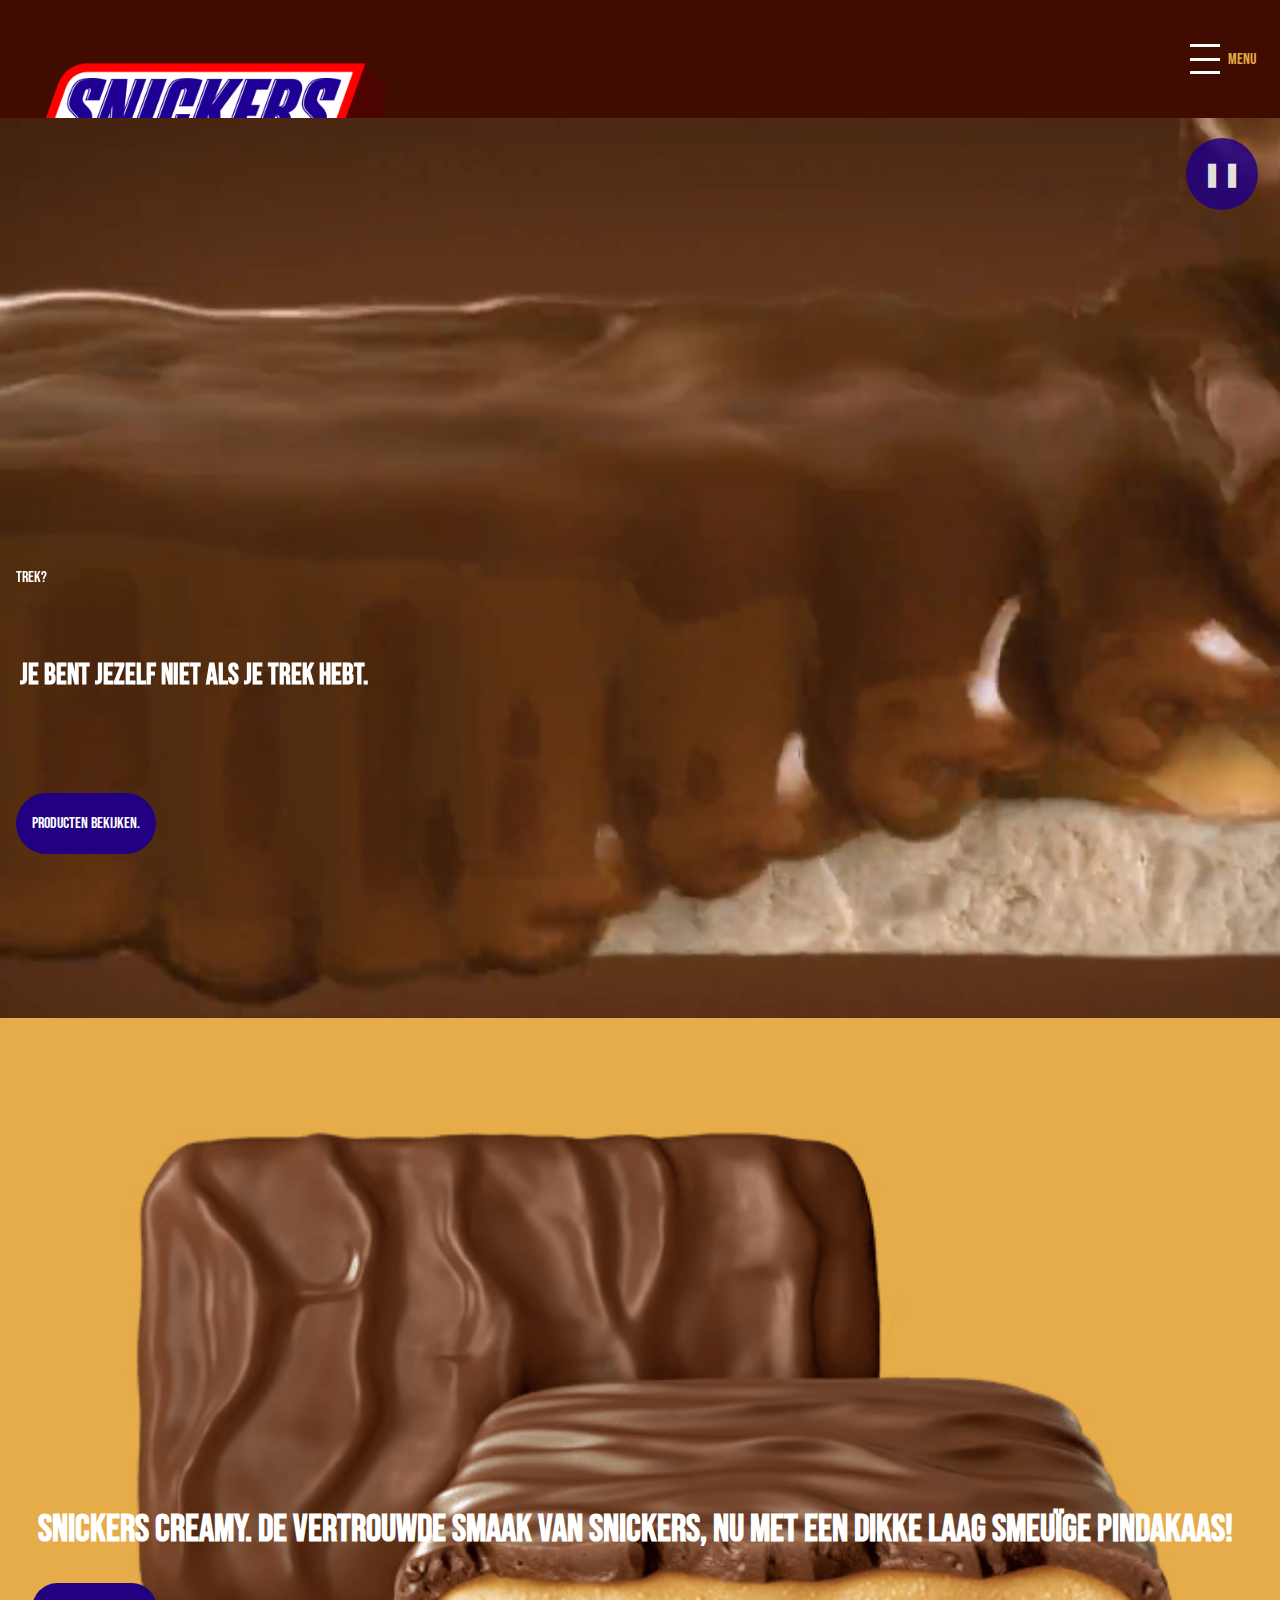
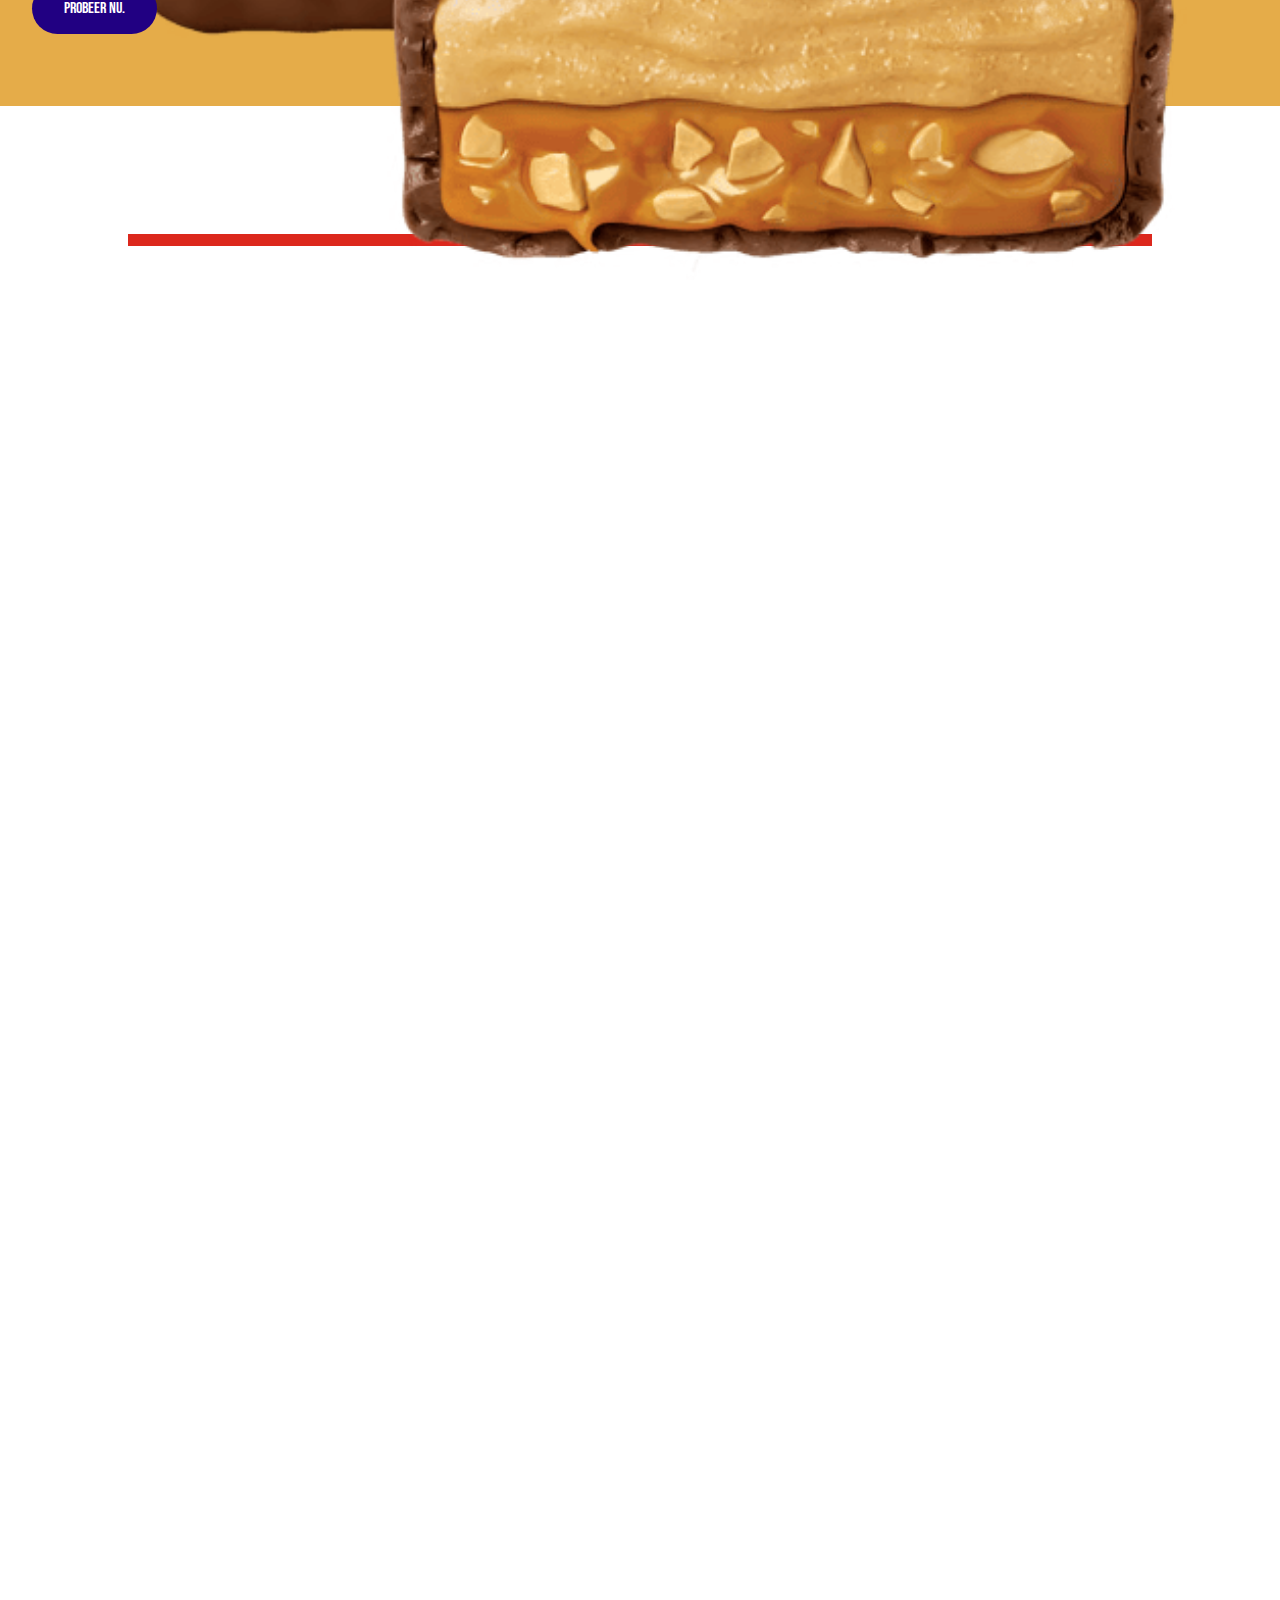
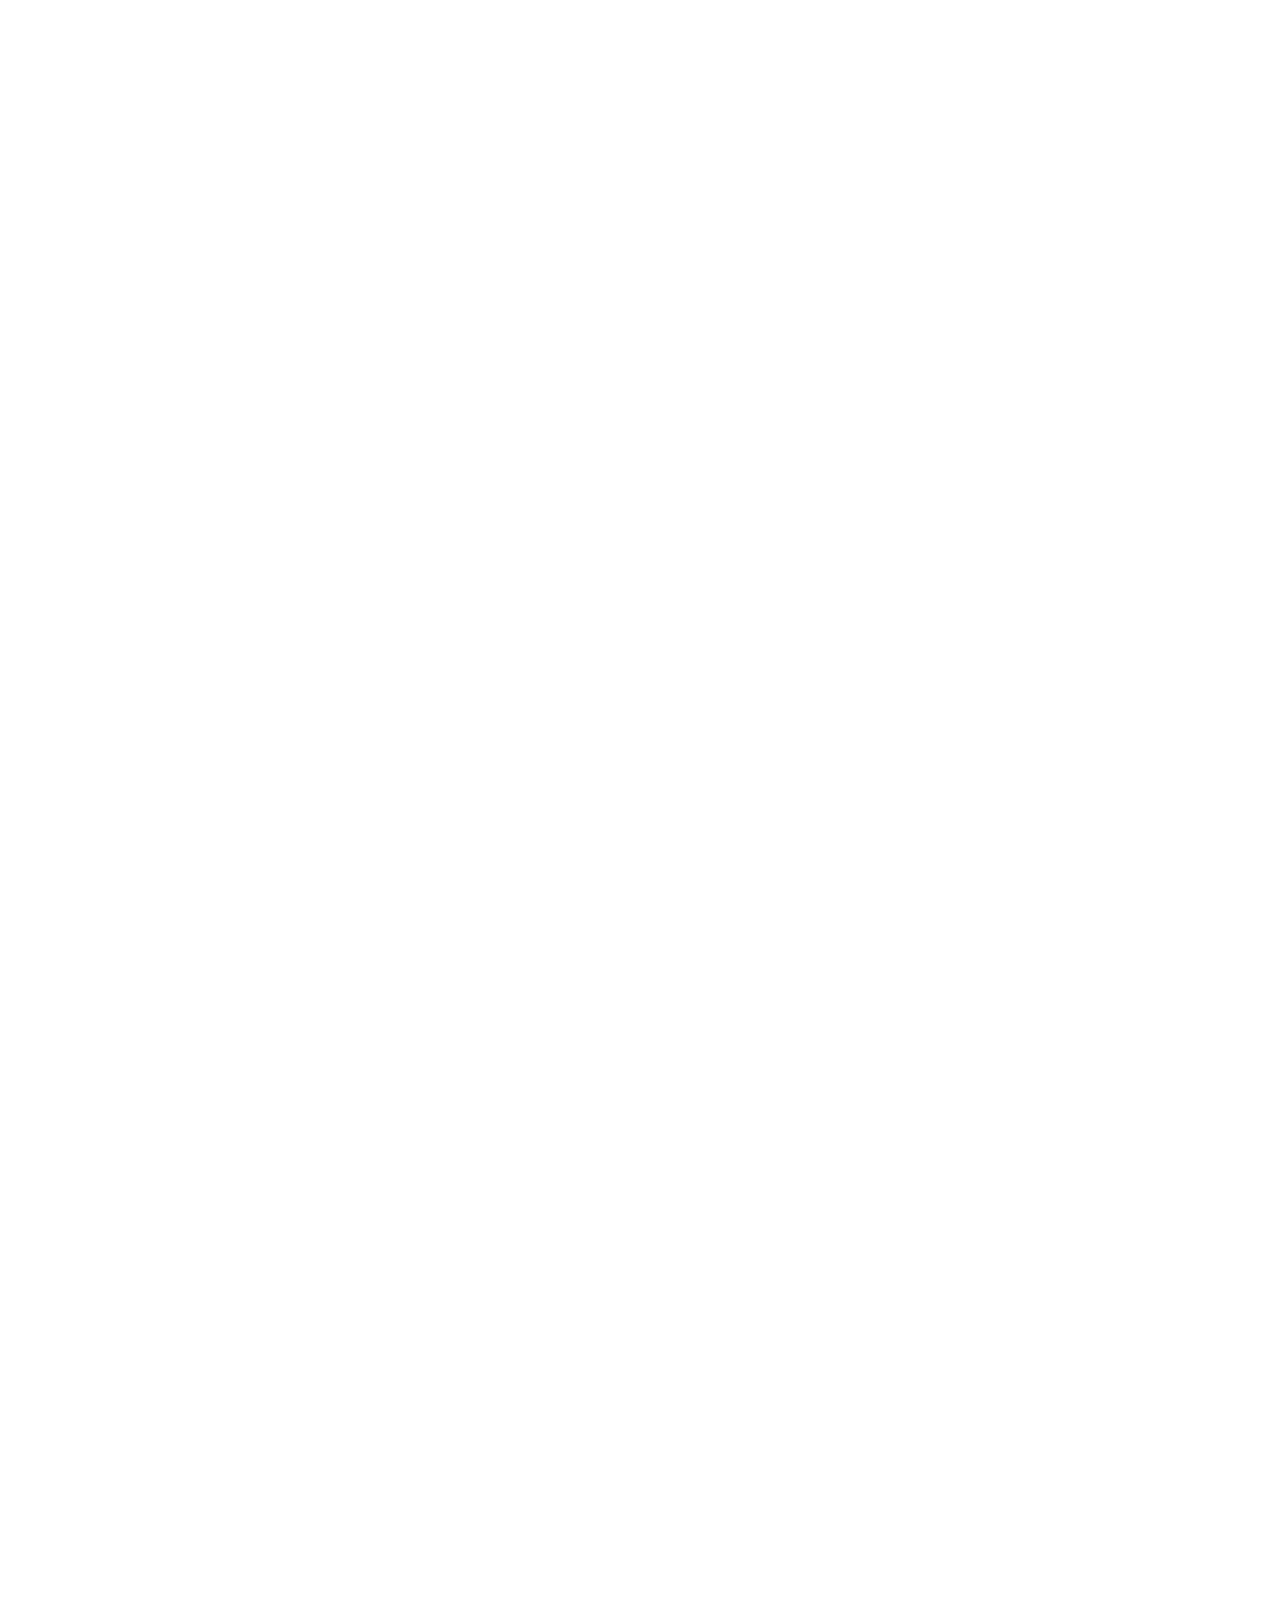
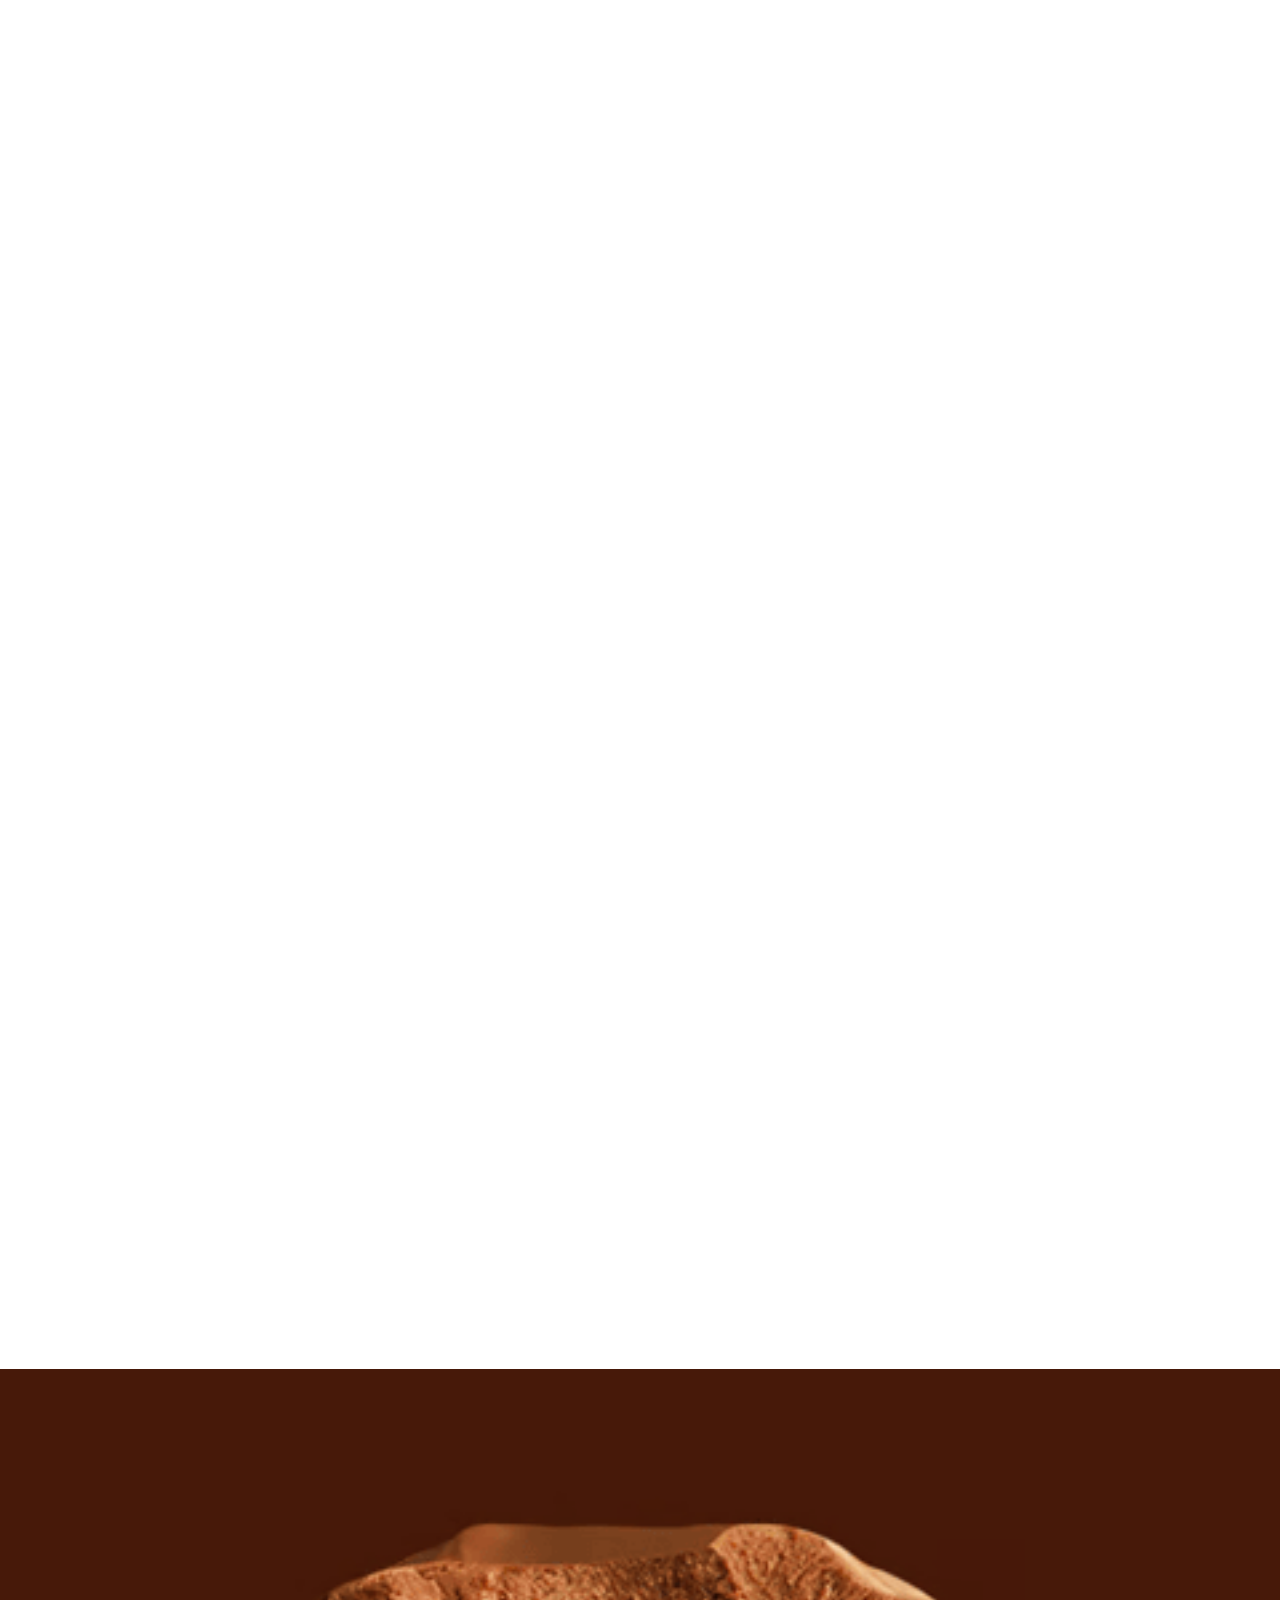
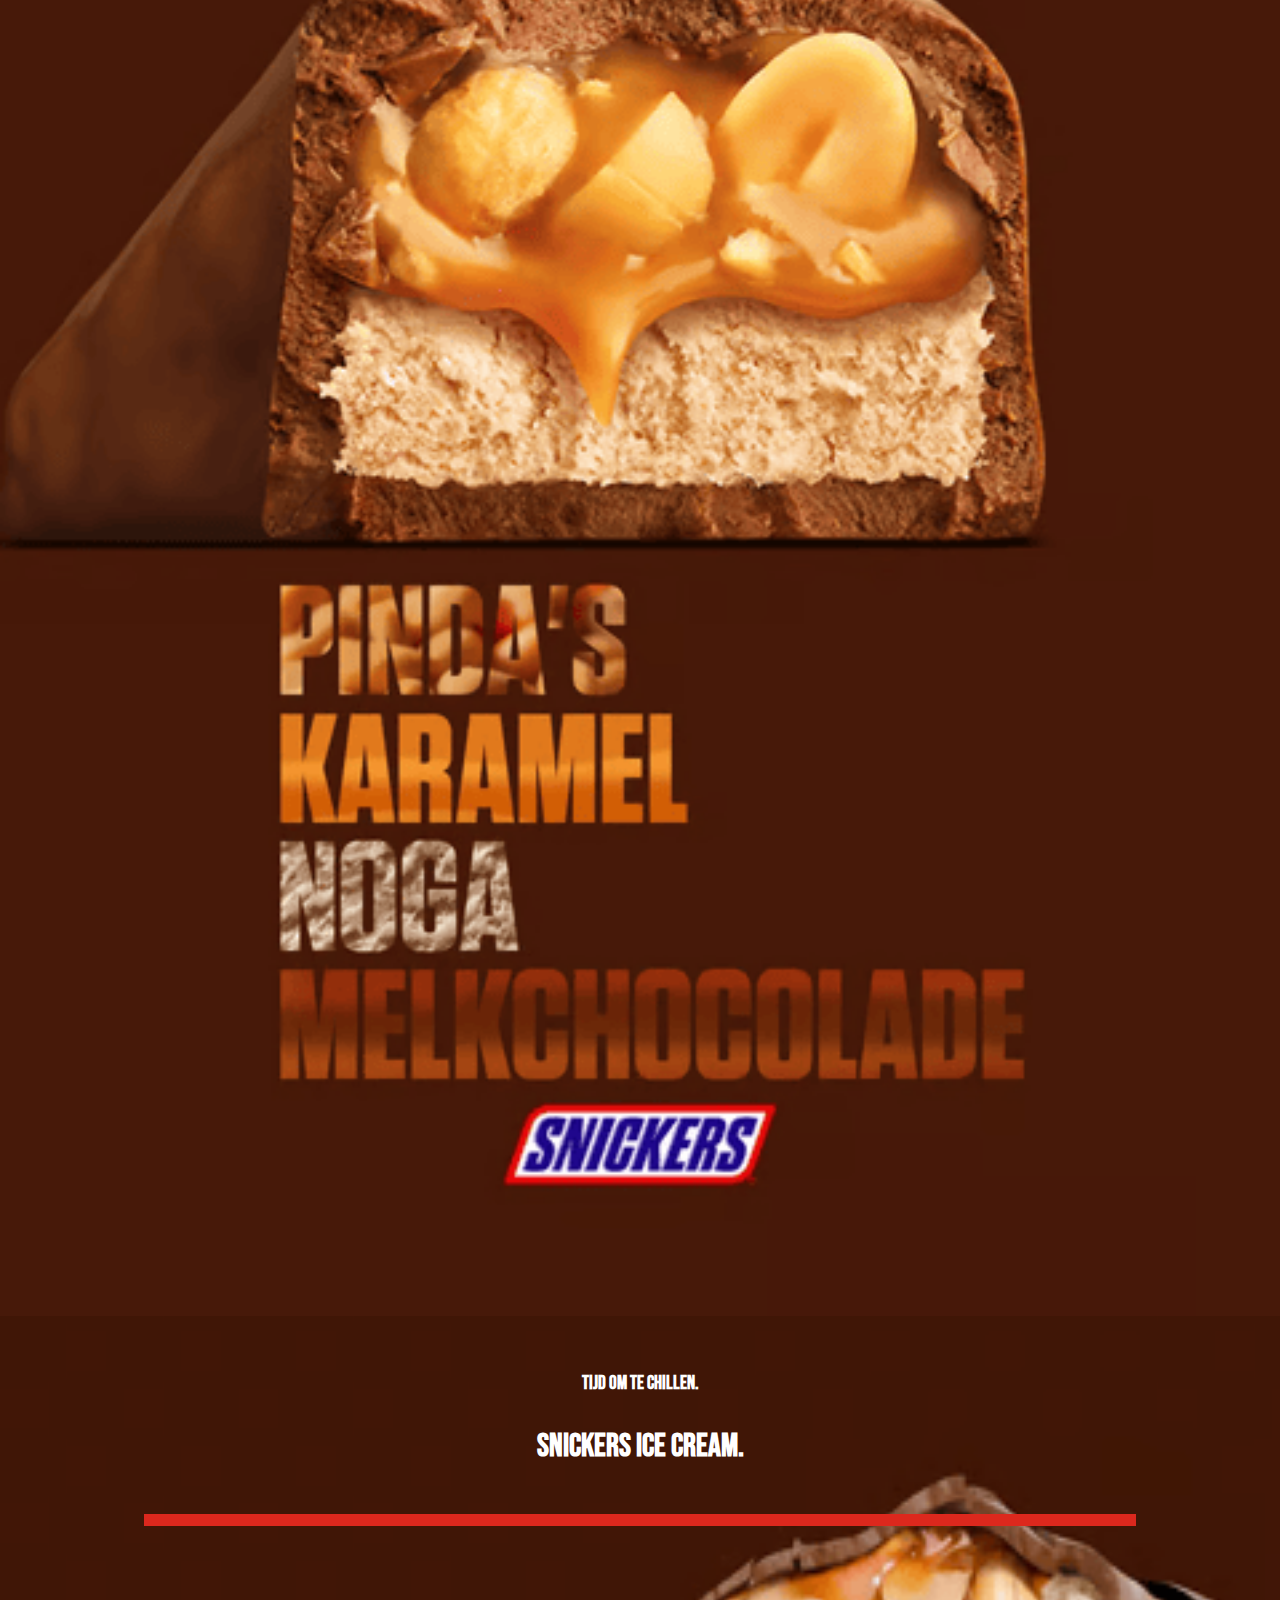
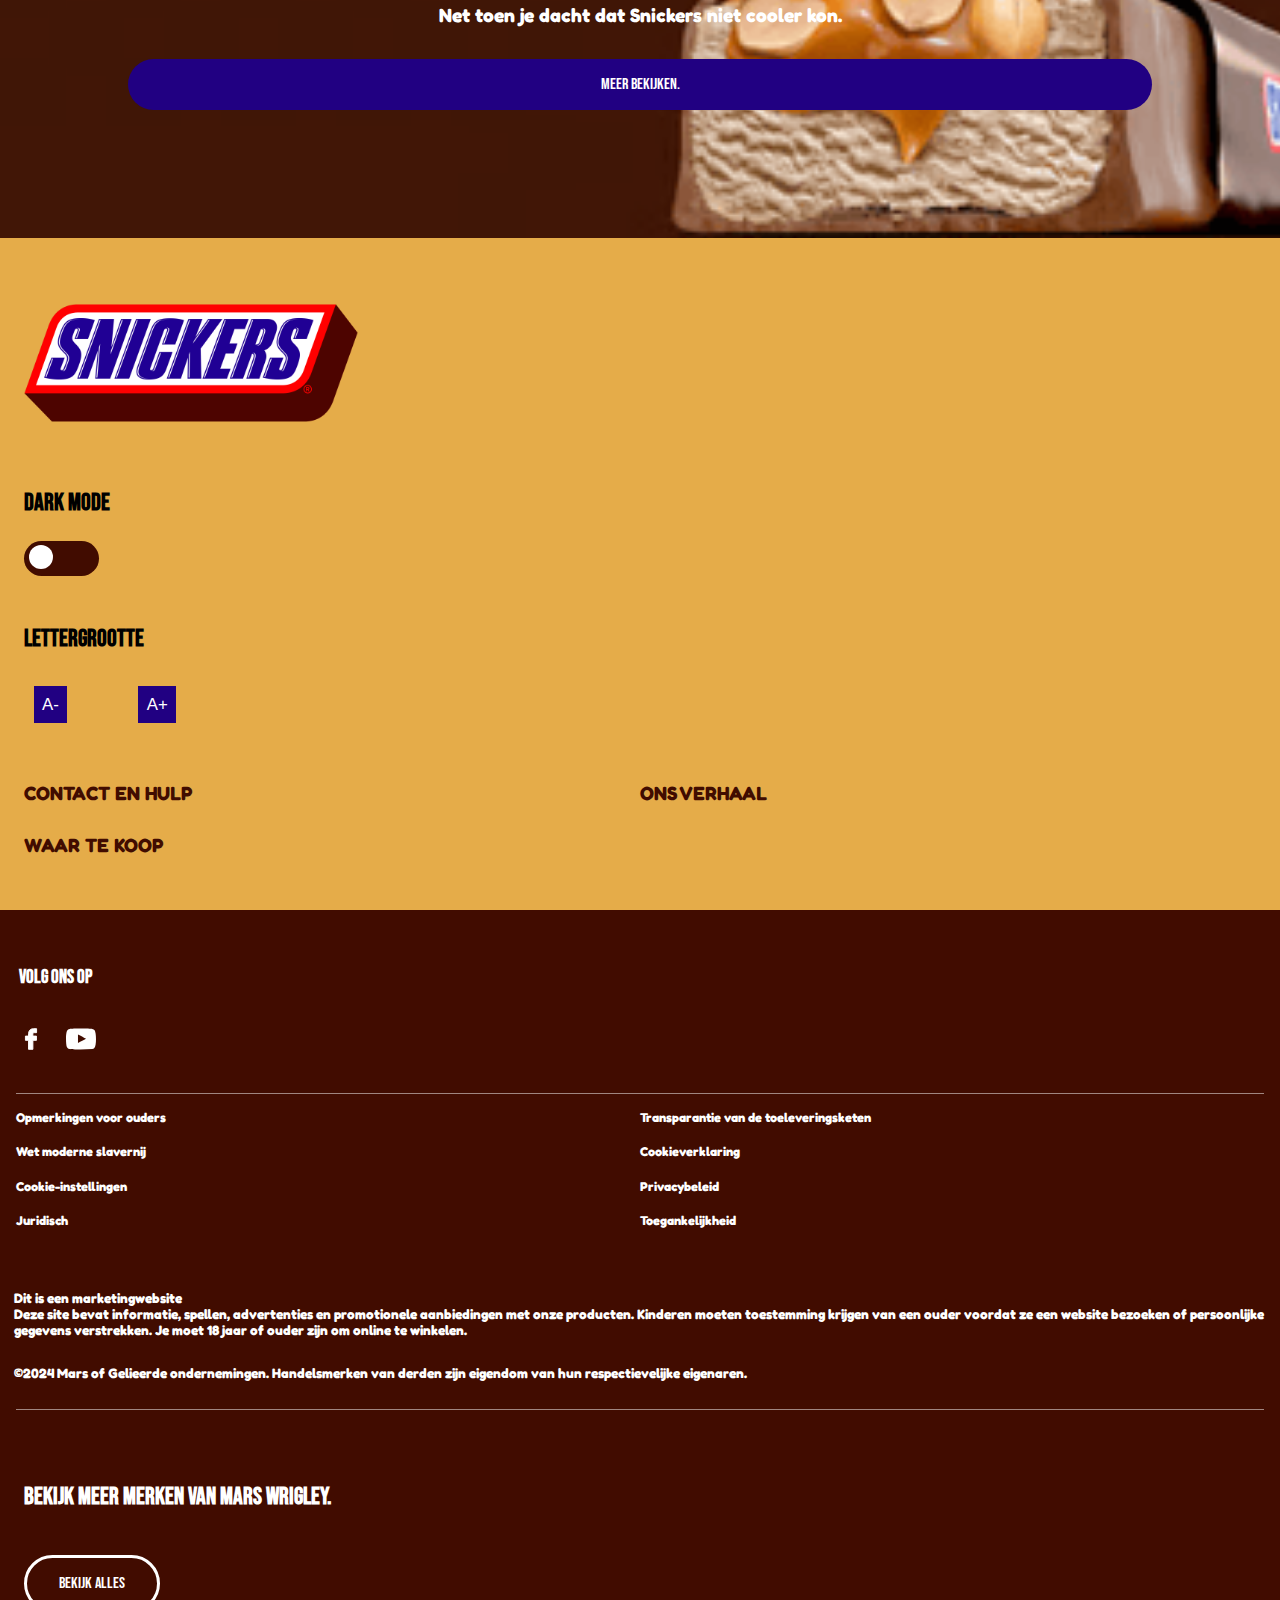
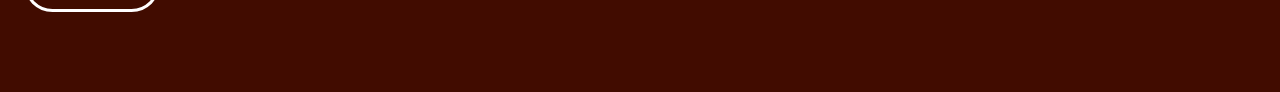
<file: index.html>
<!DOCTYPE html>
<html lang="en">

<head>
    <meta charset="UTF-8">
    <meta name="viewport" content="width=device-width, initial-scale=1.0">
    <title>Home</title>
    <link rel="stylesheet" href="styles.css">
    <link rel="preconnect" href="https://fonts.googleapis.com">
    <link rel="preconnect" href="https://fonts.gstatic.com" crossorigin>
    <link href="https://fonts.googleapis.com/css2?family=Bebas+Neue&display=swap" rel="stylesheet">
    <link rel="preconnect" href="https://fonts.googleapis.com">
    <link rel="preconnect" href="https://fonts.gstatic.com" crossorigin>
    <link href="https://fonts.googleapis.com/css2?family=Bebas+Neue&family=Fredoka:wght@300..700&display=swap"
        rel="stylesheet">
</head>

<body>
    <header>

        <a href="index.html">
            <img src="images/Snickers-Logo.png" alt="Logo Snickers" class="logo">
        </a>

        <nav>
            <details>
                <summary>
                    <p>Menu</p>
                    <div>
                        <span></span>
                        <span></span>
                        <span></span>
                    </div>
                </summary>
                <ul>
                    <li><a href="#">Onze producten ˅</a></li>
                    <li><a href="recepten.html">Recepten</a></li>
                    <li><a href="#">Ons verhaal</a></li>
                </ul>
            </details>
        </nav>

    </header>

    <main>

        <article class="video">
            <div class="home-video-container">
                <button class="play-pause-button">❚❚</button>
                <video class="home-video" src="images/snickers-home-video.mp4" muted loop autoplay></video>
            </div>
            <p>Trek?</p>
            <h2>Je bent jezelf niet als je trek hebt.</h2>
            <a href="#">Producten bekijken.</a>
        </article>

        <article class="creamy">
            <img src="images/snicker-midden.png" alt="Afbeelding van een snicker doormidden">
            <h1>Snickers creamy. De vertrouwde smaak van snickers, nu met een dikke laag smeuïge pindakaas!</h1>
            <a href="#">Probeer nu.</a>
        </article>

        <div class="favorieten">
            <h2>Onze favorieten.</h2>
        </div>

        <hr class="solid">

        <section>
            <article class="favorite">
                <img src="images/snickers1.png" alt="Snickers favorieten 1">
                <h3>Snickers</h3>
                <h3>original</h3>
                <a href="#">Kies mij.</a>
            </article>

            <article class="favorite">
                <img src="images/snickers2.png" alt="Snickers favorieten 2">
                <h3>Snickers</h3>
                <h3>Duo</h3>
                <a href="#">Kies mij.</a>
            </article>

            <article class="favorite">
                <img src="images/snickers3.png" alt="Snickers favorieten 3">
                <h3>Snickers</h3>
                <h3>creamy</h3>
                <a href="#">Kies mij.</a>
            </article>
        </section>

        <div class="pinda">
            <img src="images/pinda.png" alt="Snickers pinda karamel noga melkchocolade" class="pinda">
        </div>

        <section class="icecream">
            <img src="images/icecream.png" alt="Snickers ice cream">
            <h3>Tijd om te chillen.</h3>
            <h2>Snickers ice cream.</h2>
            <hr class="lijn">
            <p>Net toen je dacht dat Snickers niet cooler kon.</p>
            <a href="#">Meer bekijken.</a>
        </section>

    </main>

    <footer>

        <section class="top-footer">
            <img src="images/Snickers-Logo.png" alt="Logo Snickers">

            <div class="switch">
                <h3>Dark mode</h3>
                <input type="checkbox" id="switch" />
                <label for="switch">
                    <span class="ball"></span>
                </label>
            </div>

            <div class="font-size-controls">
                <h3>Lettergrootte</h3>
                <button id="decrease-font" aria-label="Verminder lettergrootte">A-</button>
                <button id="increase-font" aria-label="Vergroot lettergrootte">A+</button>
            </div>
            

            <nav>
                <ul>
                    <li><a href="#">Contact en hulp</a></li>
                    <li><a href="#">Ons verhaal</a></li>
                    <li><a href="#">Waar te koop</a></li>
                </ul>
            </nav>
        </section>

        <article>
            <h3>Volg ons op</h3>
            <img src="svg/facebook.svg" alt="Facebook icoontje">
            <img src="svg/youtube.svg" alt="Youtube icoontje">
        </article>

        <hr class="line">

        <nav>
            <ul>
                <li><a href="#">Opmerkingen voor ouders</a></li>
                <li><a href="#">Transparantie van de toeleveringsketen</a></li>
                <li><a href="#">Wet moderne slavernij</a></li>
                <li><a href="#">Cookieverklaring</a></li>
                <li><a href="#">Cookie-instellingen</a></li>
                <li><a href="#">Privacybeleid</a></li>
                <li><a href="#">Juridisch</a></li>
                <li><a href="#">Toegankelijkheid</a></li>
            </ul>
        </nav>

        <article class="promo">
            <p> <strong>Dit is een marketingwebsite</strong>
                Deze site bevat informatie, spellen, advertenties en promotionele aanbiedingen met onze producten.
                Kinderen moeten toestemming krijgen van een ouder voordat ze een website bezoeken of persoonlijke
                gegevens
                verstrekken.
                Je moet 18 jaar of ouder zijn om online te winkelen.
            </p>

            <p>©2024 Mars of Gelieerde ondernemingen. Handelsmerken van derden zijn eigendom van hun respectievelijke
                eigenaren.</p>

            <hr class="line">

            <h2>Bekijk meer merken van Mars Wrigley.</h2>
            <a href="#">Bekijk alles</a>
        </article>

    </footer>

    
<script src="script.js"></script>
</body>

</html>
</file>
<file: styles.css>
* {
  margin: 0;
  padding: 0;
  box-sizing: border-box;
}

:root {
  --background-color: #ffffff;
  --heading-font: Bebas neue;
  --primary-font: Fredoka;
  --main-color: #410C00;
  --white-color: white;
  --blue-color: #210082;
  --divider-color: rgb(220, 40, 29);
  --creamy-color: #E5AC49;
  --grey-color: grey;
}

body {
  background-color: var(--background-color);
}

.dark-mode {
  --background-color: rgb(143, 138, 138);
  --main-color: #1C0F0A;
  --white-color: #E5E5E5;
  --blue-color: #15123A;
  --divider-color: #DC3912;
  --creamy-color: #8C6C3E;
  --grey-color: #2E2E2E;
}

/* ----- hamburger menu ----- */

header {
  display: flex;
  justify-content: flex-end;
  align-items: center;
  padding: 1.5em;
  background-color: var(--main-color);
}

header p {
  color: #E5AC49;
  padding: 1em 0 1em 0.5em;
  font-family: var(--heading-font);
}

header nav details summary{
  display: flex;
  flex-direction: row-reverse;
  align-items: center;
  justify-content: space-between;
}

/* streepjes */
header nav details summary div{
  cursor: pointer;
  width: 30px;
  height: 30px;
  display: flex;
  flex-direction: column;
  justify-content: space-between;
}

header nav details summary div span{
  display: block;
  width: 100%;
  height: 3px;
  background-color: var(--background-color);
  transition: all 0.3s ease;
}

header nav details summary{
  list-style: none;
}

header a {
  text-decoration: none;
  font-family: var(--heading-font);
  font-size: 2.2em;
  margin: 1em;
}

/* navigatie open */

header nav details[open]{
  width: 100vw;
  height: 100vh;
}


header nav details[open] summary{
  justify-content: right;
}

header nav details[open] ul{
  padding: 2rem;
}

/* naar kruisje */
header nav details[open] summary div span:nth-child(1) {
  transform: rotate(45deg) translate(7px, 7px);
}

header nav details[open] summary div span:nth-child(2) {
  opacity: 0;
}

header nav details[open] summary div span:nth-child(3) {
  transform: rotate(-45deg) translate(12px, -11px);
}

/* ----- home ----- */

.logo {
  width: 30vw;
  position: absolute;
  left: 0.5em;
  top: 0.5em;
}

.home-video-container {
  display: flex;
  justify-content: center;
  align-items: center;
  width: 100vw;
  height: 100vh;
  position: relative;
}

.play-pause-button {
  position: absolute;
  top: 0.8em;
  right: 0.9em;
  z-index: 100;
  background-color: var(--blue-color);
  border: none;
  color: white;
  padding: 10px;
  border-radius: 50%;
  cursor: pointer;
  font-size: 1.5em;
  width: 3em;
  height: 3em;
  opacity: 85%;
}

.home-video {
  width: 100%;
  height: 100%;
  object-fit: cover;
}

.video p {
  position: absolute;
  bottom: 0;
  top: 50%;
  left: 1em;

  font-family: var(--heading-font);
  color: var(--white-color);
}

.video h2 {
  position: absolute;
  top: 60%;
  bottom: 0;
  left: 0.7em;

  font-family: var(--heading-font);
  color: var(--white-color);
  font-size: 1.8em;
}

.video a {
  position: absolute;
  top: 75%;
  left: 1em;

  font-family: var(--heading-font);
  color: var(--white-color);
  text-decoration: none;
  text-transform: uppercase;
  background-color: var(--blue-color);
  padding: 1.3em 1em 1.3em 1em;
  border-radius: 2em;

}

.creamy {
  background-color: var(--creamy-color);
  color: var(--white-color);
  position: relative;
  height: 43em;
}

.creamy img {
  padding: 5em;
  top: 1em;
  width: 100%;
  transition: transform 0.2s ease-out;
}

.creamy h1 {
  padding: 1em;
  font-size: 2.4em;
  font-family: var(--heading-font);
  position: absolute;
  bottom: 3em;
}

.creamy a {
  font-family: var(--heading-font);
  color: var(--white-color);
  text-decoration: none;
  text-transform: uppercase;
  background-color: var(--blue-color);
  padding: 1em 2em;
  border-radius: 2em;
  margin-left: 2em;
  position: absolute;
  bottom: 3em;
}

.favorieten h2 {
  color: var(--main-color);
  font-size: 2.5em;
  text-align: center;
  padding: 1em;
  font-family: var(--heading-font);
  margin: 0;
}

.favorite {
  display: flex;
  flex-direction: column;
  align-items: center;
  margin-bottom: 2em;
  opacity: 0;
  transform: translateY(3em); 
  transition: opacity 1s ease-out, transform 1s ease-out; 
}

.favorite.in-view {
  opacity: 1; 
  transform: translateY(0); 
}

.favorite img {
  padding: 2em;
  width: 100%;
  height: 100%;
}

.favorite h3 {
  text-transform: uppercase;
  font-family: var(--heading-font);
}

.favorite a {
  font-family: var(--heading-font);
  color: var(--white-color);
  text-decoration: none;
  text-transform: uppercase;
  background-color: var(--blue-color);
  padding: 1em 2.5em 1em 2.5em;
  border-radius: 3em;
  margin: 1em;
}

.solid {
  border: solid;
  border-width: 0.4em;
  margin-left: 8em;
  margin-right: 8em;
  border-color: var(--divider-color);
}

.pinda {
  width: 100vw;
  display: block;
  position: relative;
}

.icecream {
  position: relative;
  overflow: hidden;
  margin: 0;
}

.icecream img {
  position: absolute;
  display: block;
  width: 120%;
  height: 100%;
  object-fit: cover;
  z-index: -1;
  margin: 0;
  padding: 0;
}

.icecream h3,
.icecream p {
  padding-top: 3em;
  color: var(--white-color);
  text-align: center;
  font-family: var(--heading-font);
}

.icecream h2 {
  font-family: var(--heading-font);
  font-size: 2em;
  padding-top: 1em;
  text-align: center;
}

.icecream p {
  font-family: var(--primary-font);
  font-weight: bold;
  font-size: 1.2em;
  margin: 1em;
  text-align: center;
}

.icecream a {
  font-family: var(--heading-font);
  margin: 8em;
  margin-top: 2em;
  text-decoration: none;
  text-transform: uppercase;
  background-color: var(--blue-color);
  padding: 1em;
  border-radius: 2em;
  text-align: center;
}

.lijn {
  border: solid;
  border-width: 0.4em;
  padding-left: 6em;
  border-color: var(--divider-color);
  margin: 0 9em;
}

.top-footer img {
  width: 28vw;
  margin: 1em 0.5em;
}

/*---- dark mode knop ----- */

label {
  display: flex;
  width: 75px;
  height: 35px;
  justify-content: space-between;
  align-items: center;
  padding: 0 0.3em;
  background: var(--main-color);
  border-radius: 3em;
  cursor: pointer;
  position: relative;
  margin: 1em 1em;
  margin-bottom: 2em;
}

label .ball {
  display: none;
}

label .ball {
  position: absolute;
  display: block;
  width: 1em;
  height: 1em;
  top: 0.2em;
  left: 0.2em;
  background: var(--white-color);
  border-radius: 50%;
  transition: 0.8s;
}

input:checked + label .ball {
  transform: translateX(1.7em);
}

input {
  display: none;
}

.switch h3 {
  font-size: 1em;
  margin: 0 1em;
}

#decrease-font {
  margin: 2em;
  background-color: var(--blue-color);
  color: var(--white-color);
  border: none;
  font-size: 0.7em;
}

#increase-font {
  margin: 2em;
  background-color: var(--blue-color);
  color: var(--white-color);
  border: none;
  font-size: 0.7em;
}

.font-size-controls h3 {
  font-size: 1em;
  margin: 0 1em;
}

footer button {
  padding: 0.5em;
  margin: 0 8em;
}

.top-footer {
  background-color: var(--creamy-color);
  display: flex;
  flex-direction: column;
  font-family: var(--heading-font);
  font-size: 1.5em;
}

.top-footer nav ul li {
  display: flex;
  flex-wrap: wrap;
  list-style-type: none;
}

.top-footer nav a {
  text-decoration: none;
  color: var(--main-color);
  text-transform: uppercase;
}

article {
  position: relative;
}

footer {
  background-color: var(--main-color);
}

footer nav ul {
  list-style-type: none;
  display: flex;
  flex-wrap: wrap;
  padding: 1em;
}

footer nav ul li {
  flex: 1 1 50%;
}

footer nav a {
  text-decoration: none;
  color: var(--white-color);
  font-family: var(--primary-font);
  font-weight: bold;
  font-size: 0.8em;
}

footer article h3 {
  color: var(--white-color);
  text-decoration: none;
  font-family: var(--heading-font);
  padding: 3em 0 0 1em;
}

footer article img {
  margin-left: 1em;
}

.line {
  border: none;
  border-top: 1px solid var(--white-color);
  margin: 0 1em;
  opacity: 50%;
}

.promo p,h2,a {
  color: var(--white-color);
  display: flex;
  flex-direction: column;
  margin-bottom: 1.5em;
}

.promo p {
  font-family: var(--primary-font);
  font-size: 0.85em;
  margin: 2em 1em;
  font-weight: bolder;
}

.promo h2 {
  text-transform: uppercase;
  font-size: 1.5em;
  font-family: var(--heading-font);

  margin-top: 2em;
  padding: 1em;
}

.promo a {
  text-decoration: none;
  text-transform: uppercase;
  font-family: var(--heading-font);
  border: solid var(--white-color);
  border-radius: 2em;
  padding: 1em 2em 1em 2em;
  display: inline-block;
  margin-left: 1.5em;
  margin-top: -1em;
  margin-bottom: 5em;
}


/* ------ recepten ------ */

.breadcrumb {
  color: var(--creamy-color);
  display: flex;
  flex-direction: column;
}

.intro {
  font-family: var(--heading-font);
  margin-top: 2em;
  text-align: center;
  color: var(--main-color);
}

.intro h1 {
  font-size: 3em;
  padding: 0.5em 1em 0.5em 1em;
}

.bereiding {
  display: flex;
  align-items: center;
  justify-content: space-between;
  padding: 0 1em 1em;
  margin: 0;

  font-family: var(--heading-font);
  font-size: 1.1em;
}

.line2 {
  border: none;
  border-top: 1px solid var(--grey-color);
  margin: 1em;
  opacity: 30%;
}

.bereiding {
  display: flex;
  flex-direction: column;
  white-space: nowrap;
  margin-top: 1em;
}

.bereiding article {
  display: flex;
  flex-direction: row;
  align-items: center;
  margin-right: auto;
  margin-bottom: 1em;
  position: relative;
}

.bereiding article p {
  position: absolute;
  color: var(--blue-color);
  left: 18rem;
}

.bereiding article h3 {
  margin-right: 2em;
}

.bereiding img {
  width: 15%;
  margin: 0.2em;
  margin-right: 2em;
}

.traktatie {
  font-family: var(--primary-font);
  font-weight: bold;
  font-size: 1.3em;
  margin: 1em;
  line-height: 1.5em;
}

.socials {
  display: flex;
  align-items: center;
}

.socials p {
  font-family: var(--heading-font);
  margin-left: 1em;
  font-size: 1.3em;
}

.socials ul {
  display: flex;
  flex-direction: row;
  list-style: none;
  margin-left: 2em;
  padding: 0;
}

.socials img {
  margin: 0.5em;
}

.ingredienten h2 {
  color: var(--main-color);
  font-family: var(--heading-font);
  margin: 1em;
}

.ingredienten {
  display: flex;
  flex-direction: column;
  align-items: flex-start;
}

.ingredienten ul {
  font-family: var(--primary-font);
  font-weight: bold;
  margin: 0.8em;
  padding: 1em;
}

.ingredienten ul li::marker {
  color: var(--blue-color);
}

.gebruikt {
  font-family: var(--heading-font);
  font-size: 1.3em;
  margin-left: 2em;
  margin-top: 2em;
}

.reep {
  display: flex;
  flex-direction: column;
  background-color: var(--main-color);
  margin: 2em;
  border-radius: 1em;
  text-align: center;
  padding: 0 2em;
}

.reep img {
  width: 100%;
  height: 100%;
  padding: 6em 0 4em;
  margin-bottom: 2em;
}

.reep a {
  color: var(--white-color);
  text-decoration: none;
  background-color: var(--blue-color);
  padding: 1em;
  border-radius: 2em;
  font-family: var(--heading-font);
}

.reep h4 {
  color: var(--white-color);
  font-family: var(--primary-font);
  margin-bottom: 6em;
  font-size: 1.5em;
  text-align: start;
}

.link-container {
  display: flex;
  flex-direction: row;
  justify-content: space-around;
  margin: 1em;
}

.instructies ol li {
  background-color: var(--white-color);
  padding: 1.5em;
  margin: 1em 2em;
  margin-top: 3.5em;
  border-radius: 2em;
  box-shadow: 2px 2px 20px rgb(200, 200, 200);

  display: flex;
  flex-direction: column;
  align-items: flex-start;
}

.instructies ol li h3 {
  font-size: 1.5em;
  color: var(--blue-color);
  align-self: center; 
  padding-bottom: 1em;
}
.instructies ol li {
  text-align: left; 
  font-family: var(--primary-font);
  font-weight: bolder;
}

.instructies h2 {
  font-family: var(--heading-font);
  color: var(--main-color);
  text-align: left;
  margin: 0 2em;
  margin-top: 1em;
}

/*------ carousel ------ */

.carousel {
  display: flex;
  flex-direction: row;
  margin: 0 auto;
  list-style: none;
  scroll-behavior: smooth;
  overflow-x: auto;
}

.carousel-container {
  position: relative;
  overflow: auto;
}

.carousel-container h2 {
  color: var(--main-color);
  font-family: var(--heading-font);
  font-size: 1.8em;
  text-align: center;
  margin: 1.2em;
}

.carousel li {
  width: 21em;
  flex: 0 0 auto;
  margin: 1em;
}

.carousel li article {
  background-color: var(--main-color);
  color: var(--white-color);
  min-height: 19em;
  min-width: 17em;
  border-radius: 2em;
}

.carousel li article img {
  padding: 0;
  border-top-left-radius: 2em;
  border-top-right-radius: 2em;
  width: 100%;
}


.carousel li article p,.carousel li article h3, .carousel li article h4 {
  color: var(--white-color);
  padding: 1rem;
  white-space: nowrap;
}

.carousel li article h3 {
  text-align: left;
  font-family: var(--heading-font);
  font-size: 1.5em;
  margin: 0.5em;
}

.carousel li article a {
  font-family: var(--heading-font);
  text-decoration: none;
  background-color: var(--blue-color);
  padding: 0.8em 2em;
  border-radius: 2em;
  text-align: center;
  position: absolute;
  bottom: 0;
  left: 1em;
}

.prev, .next {
  display: flex;
  justify-content: center;
  align-items: center;

  z-index: 1;
  position: absolute;
  padding: 0.5em;
  background-color: var(--white-color);
  color: #210082;
  top: 50%;
  border-radius: 100%;
  border: none;
  font-size: 1.7em;
  margin: 0.7em;
  width: 2em;
}

.prev {
  left: 0;
}

.next {
  right: 0;
}

.detail {
  font-family: var(--primary-font);
  display: flex;
  justify-content: flex-start;
  align-items: center;
  margin: 0;
  height: 15vh;
}

.detail p {
  margin-top: -8em;
}

@media (prefers-reduced-motion: reduce) {  /*-- https://dev.to/keevcodes/improve-accessibility-with-prefers-reduced-motion-54i6*/
  .creamy img,
  .favorite {
    transition: none;
    animation: none;
  }
}
</file>
